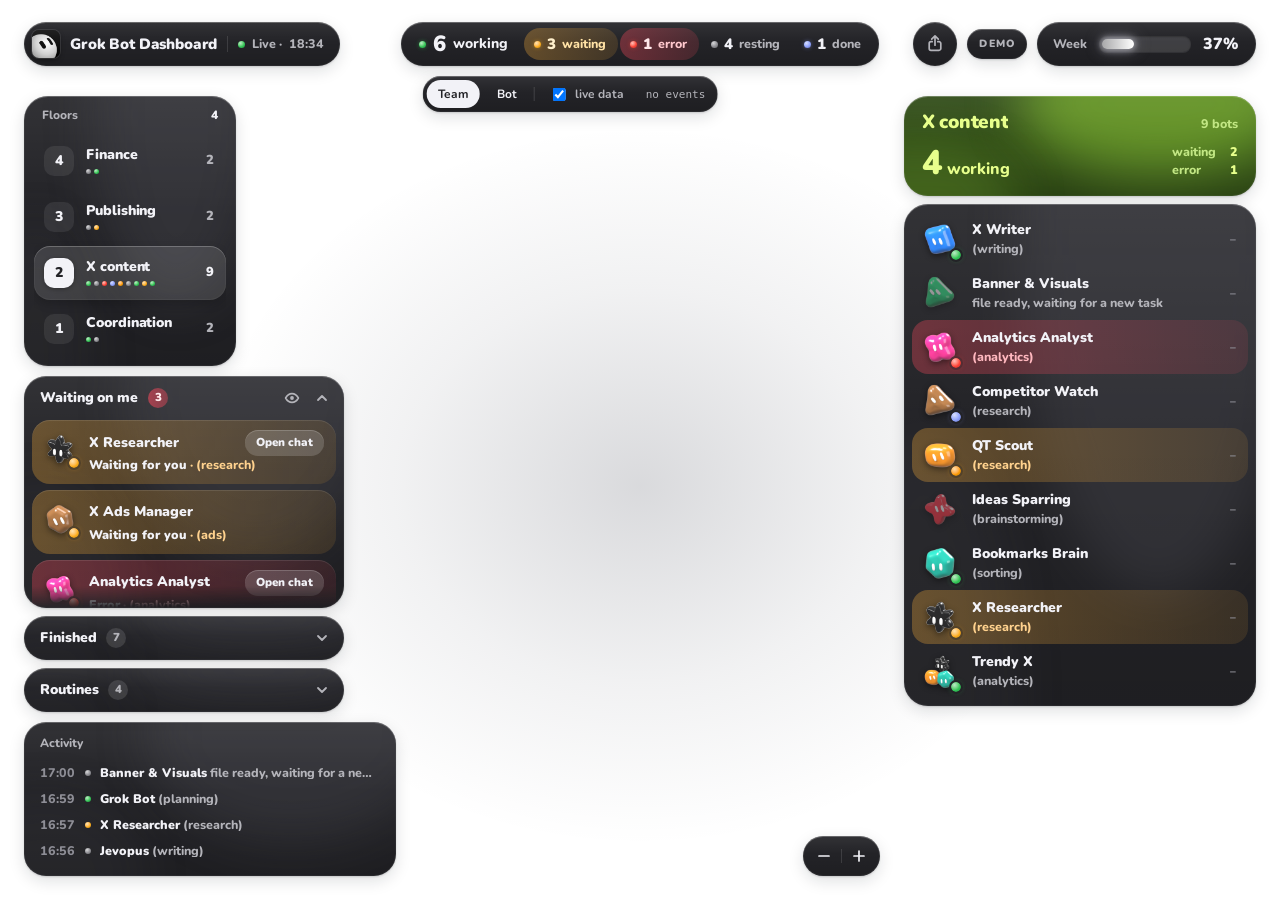
<file: web/ui/harness.html>
<!doctype html>
<html lang="en">
<head>
  <meta charset="utf-8">
  <meta name="viewport" content="width=device-width, initial-scale=1">
  <title>Bot HQ UI harness</title>
  <link rel="preconnect" href="https://fonts.googleapis.com">
  <link rel="preconnect" href="https://fonts.gstatic.com" crossorigin>
  <link href="https://fonts.googleapis.com/css2?family=Inter:wght@400..700&display=swap" rel="stylesheet">
  <link href="https://fonts.googleapis.com/css2?family=Nunito:wght@700;800;900&display=swap" rel="stylesheet">
  <link rel="stylesheet" href="../styles.css">
  <link rel="stylesheet" href="./ui.css">
  <style>
    /*
     * The UI over a stand-in for the 3D office (the real scene is edited elsewhere), with a fake state injected.
     * Test URLs:
     *   ?bg=white (default: a white page, soft dark aura) | scene (the real office, wallpaper mode, in an iframe) | dark
     *   ?sel=<bot id>|none   ?floor=<floor id>   ?live=0 (freeze data)   ?shot (hide the dev bar)
     *   ?open=all|none|waiting,finished,routines   (dock cards)   ?blur=1 (the eye on)
     *   ?fin=0 / ?routines=0 (drop those fields, as in the local-server mode; =empty gives empty lists)   ?calm=1 (nobody waits)   ?usage=0 (no usage report, as in bots-only mode)
     */
    html, body { background: #fff; }
    #scene { background: none; cursor: default; }
    #scene .plate { position: absolute; inset: 0; }
    body[data-bg="white"] #scene .plate {
      background:
        radial-gradient(34% 40% at 50% 54%, rgba(20, 24, 40, .16), rgba(20, 24, 40, .06) 55%, transparent 100%),
        #fff;
    }
    body[data-bg="dark"] #scene .plate { background: radial-gradient(70% 70% at 42% 38%, #1B2240, #10162B 55%, #080B18); }
    #scene iframe { position: absolute; inset: 0; width: 100%; height: 100%; border: 0; }
    .dev {
      position: fixed; z-index: 30; left: 50%; top: 76px; transform: translateX(-50%) translateX(-70px);
      display: flex; gap: 6px; align-items: center; padding: 4px; border-radius: 999px;
      font: 700 12px/1 "Nunito", system-ui, sans-serif; color: #B4B4BA;
    }
    .dev button { font: inherit; color: #F2F2F7; background: none; border: 0; height: 28px; padding: 0 11px; border-radius: 999px; cursor: pointer; }
    .dev button:hover { background: rgba(255, 255, 255, .1); }
    .dev button[aria-pressed="true"] { background: #F2F2F7; color: #232327; }
    .dev .sep { width: 1px; height: 14px; background: rgba(255, 255, 255, .14); }
    .dev label { display: inline-flex; gap: 6px; align-items: center; padding: 0 8px; cursor: pointer; }
    .dev code { font: 11px ui-monospace, Menlo, Consolas, monospace; padding: 0 8px; max-width: 240px; overflow: hidden; text-overflow: ellipsis; white-space: nowrap; }
    body.shot .dev { display: none; }
  </style>
</head>
<body>
  <main id="scene" aria-label="Office"><div class="plate"></div></main>
  <header id="topbar"></header>
  <nav id="floors"></nav>
  <aside id="panel"></aside>
  <section id="feed"></section>

  <div class="dev bhq-surface" role="toolbar" aria-label="Test bench">
    <button type="button" data-sel="none">Team</button>
    <button type="button" data-sel="x-writer">Bot</button>
    <span class="sep"></span>
    <label><input type="checkbox" id="live"> live data</label>
    <code id="log">no events</code>
  </div>

  <script type="module">
    import { initUI, renderUI } from './ui.js';

    const q = new URLSearchParams(location.search);
    const $log = document.getElementById('log');
    const log = (m) => { $log.textContent = m; };
    if (q.has('shot')) document.body.classList.add('shot');

    // ?still: no transitions or entrance animations, so a screenshot never catches a card mid-move
    if (q.has('still')) { const st = document.createElement('style'); st.textContent = '*,*::before,*::after{transition:none!important;animation-duration:0s!important;animation-delay:0s!important}'; document.head.append(st); }
    const bg = q.get('bg') || 'white';
    document.body.dataset.bg = bg;
    if (bg === 'scene') {
      const f = document.createElement('iframe');
      f.src = '../index.html?mode=wallpaper';
      f.addEventListener('load', () => { try { const st = f.contentDocument.createElement('style'); st.textContent = '.wp-status{display:none!important}'; f.contentDocument.head.append(st); } catch {} });
      document.querySelector('#scene .plate').append(f);
    }

    // --- data
    const STEPS = {
      working: ['writing a post draft', 'collecting data', 'checking sources', 'drawing banner, option 2', 'counting reach of 40 posts', 'sorting new bookmarks', 'matching monthly spend'],
      idle: ['file ready, waiting for a new task', 'stopped, nothing running', 'Friday storm is ready'],
      waiting_user: ['waiting for your reply: which thread?', 'need an ok on the $40 budget', 'need a choice: option A or B'],
      error: ['X limit 429, retry in 15 min', 'page did not open, timeout'],
      done: ['report ready', 'note published'],
    };
    const MIX = ['working', 'working', 'working', 'working', 'idle', 'idle', 'waiting_user', 'error', 'done', 'stuck'];
    const pick = (a) => a[Math.floor(Math.random() * a.length)];

    const res = await fetch('../data/demo-state.json');
    const state = await res.json();
    for (const id of ['x-writer', 'grok-bot', 'codila-x-researcher', 'analytics-analyst', 'trendy-x']) state.bots[id].chat_url = 'grokbot://app/v1/agent?id=' + id;

    // the fields the bots-only mode adds: finished (last 24 h, newest first) and routines (by next run)
    const T0 = Date.parse(state.now);
    const ago = (m) => new Date(T0 - m * 60000).toISOString();
    const inn = (m) => new Date(T0 + m * 60000).toISOString();
    const nm = (id) => state.bots[id].name;
    if (q.get('fin') !== '0') {
      state.finished = [
        ['qt-scout', 'found 6 posts to quote', 4], ['banner-visuals', '3 covers ready for the series', 12],
        ['bookmarks-brain', 'digest of 40 bookmarks sent', 37], ['substack', 'Friday issue assembled', 95],
        ['warren-buffett', 'quarterly notes summarised', 210], ['grok-bot', 'R4: weekly summary posted', 480], ['jevopus', 'reply draft approved', 900],
      ].map(([bot, step, m]) => ({ t: ago(m), bot, name: nm(bot), step }));
    }
    if (q.get('routines') !== '0') {
      state.routines = [
        ['x-writer', 'Morning thread draft', 'every day 09:00', 14], ['competitor-watch', 'Competitor scan', 'every 2 h', 95],
        ['analytics-analyst', 'Weekly reach report', 'Mondays 08:00', 60 * 20], ['bookmarks-brain', 'Bookmarks digest', 'Fridays 18:00', 60 * 30],
      ].map(([bot, routine, schedule, m]) => ({ bot, name: nm(bot), routine, schedule, next_run: inn(m) }));
    }
    if (q.get('fin') === 'empty') state.finished = [];
    if (q.get('routines') === 'empty') state.routines = [];
    if (q.has('calm')) for (const b of Object.values(state.bots)) { if (['waiting_user', 'error', 'stuck'].includes(b.effective_status)) { b.status = b.effective_status = 'working'; } }
    if (q.get('usage') === '0') state.usage.total_used_pct = null;
    if (q.has('pct')) state.usage.total_used_pct = Number(q.get('pct'));

    const ctx = { currentFloor: q.get('floor') || 'x-content', selectedBot: q.get('sel') || null };
    if (ctx.selectedBot === 'none') ctx.selectedBot = null;
    const render = () => renderUI(state, ctx);
    const syncDev = () => document.querySelectorAll('[data-sel]').forEach((b) => b.setAttribute('aria-pressed', String((b.dataset.sel === 'none') === !ctx.selectedBot)));

    // dock cards: ?open=all | none | a comma list (set before initUI reads localStorage)
    if (q.has('open')) {
      const v = q.get('open');
      const keys = ['waiting', 'finished', 'routines'];
      const on = v === 'all' ? keys : v === 'none' ? [] : v.split(',');
      try { localStorage.setItem('bothq.dock', JSON.stringify(Object.fromEntries(keys.map((k) => [k, on.includes(k)])))); } catch {}
    }
    if (q.has('blur')) { try { localStorage.setItem('bothq.waitBlur', q.get('blur') === '1' ? '1' : '0'); } catch {} }

    initUI({
      onSelectBot: (id) => { ctx.selectedBot = id; log('onSelectBot(' + id + ')'); syncDev(); render(); },
      onSelectFloor: (id) => { ctx.currentFloor = id; ctx.selectedBot = null; log('onSelectFloor(' + id + ')'); syncDev(); render(); },
      onZoom: (dir) => log('onZoom(' + dir + ')'),
      onOpenChat: (id, url) => log('onOpenChat(' + id + ', ' + url + ')'),
    });
    document.querySelectorAll('[data-sel]').forEach((b) => b.addEventListener('click', () => {
      ctx.selectedBot = b.dataset.sel === 'none' ? null : b.dataset.sel;
      if (ctx.selectedBot) ctx.currentFloor = state.bots[ctx.selectedBot].floor;
      syncDev(); render();
    }));
    syncDev();
    render();

    const base = Date.parse(state.now);
    const t0 = Date.now();
    let tick = 0;

    function recount() {
      const sum = { working: 0, idle: 0, waiting_user: 0, error: 0, stuck: 0, done: 0, total: 0 };
      for (const f of state.floors) {
        f.counts = { working: 0, idle: 0, waiting_user: 0, error: 0, stuck: 0, done: 0 };
        for (const id of f.bots) {
          const s = state.bots[id].effective_status;
          f.counts[s]++; sum[s]++; sum.total++;
        }
      }
      state.summary = sum;
    }

    function mutate() {
      tick++;
      state.version++;
      state.now = new Date(base + (Date.now() - t0)).toISOString();
      const id = pick(Object.keys(state.bots));
      const bot = state.bots[id];
      const kind = pick(MIX);
      const status = kind === 'stuck' ? 'working' : kind;
      const step = pick(STEPS[status]);
      if (bot.effective_status !== kind) bot.since = state.now;
      bot.status = status;
      bot.effective_status = kind;
      bot.step = step;
      bot.last_event = state.now;
      bot.today.events++;
      bot.history.unshift({ t: state.now, status, step });
      bot.history.length = Math.min(bot.history.length, 20);
      state.feed.unshift({ t: state.now, bot: id, name: bot.name, status, step });
      state.feed.length = Math.min(state.feed.length, 100);
      if (state.usage.total_used_pct != null && tick % 20 === 0) { state.usage.total_used_pct = Math.min(100, state.usage.total_used_pct + 1); state.usage.updated_at = state.now; }
      recount();
    }

    const live = document.getElementById('live');
    live.checked = q.get('live') !== '0';
    setInterval(() => {
      if (live.checked) mutate();
      render();
    }, 1000);

    window.__harness = { state, ctx, mutate, render };
  </script>
</body>
</html>
</file>
<file: web/styles.css>
/*
 * Bot HQ: global tokens + page layout (CONTRACT v2.3, full-bleed scene with glass overlays).
 * Component styles live in ui/ui.css, in-scene tags and the canvas in scene/scene.css.
 *
 * Theme: the scene module publishes <html data-daylight="day|golden|dusk|night|dawn"> and the CSS
 * variable --night (0 = full day, 1 = full night, float). The UI flips between light and dark glass when
 * --night crosses 0.5: --theme steps 0 -> 1 and eases over 1 s, and every colour token below is a
 * colour-mix() between its day and night value driven by --theme. (Blending text and glass continuously
 * with --night would pass through grey-on-grey around dusk, so the UI never rests in between.)
 */

@property --night { syntax: "<number>"; inherits: true; initial-value: 0; }
@property --theme { syntax: "<number>"; inherits: true; initial-value: 0; }

:root {
  --night: 0;
  --theme: 0;
  --n: calc(var(--theme) * 100%);

  /* text */
  --ink: color-mix(in srgb, #F5F5F7 var(--n), #1D1D1F);
  --muted: color-mix(in srgb, #AEAEB2 var(--n), #6E6E73);
  --faint: #8E8E93;
  --hair: color-mix(in srgb, rgba(255, 255, 255, .10) var(--n), rgba(0, 0, 0, .07));

  /* glass */
  --glass: color-mix(in srgb, rgba(28, 28, 30, .62) var(--n), rgba(255, 255, 255, .64));
  --glass-strong: color-mix(in srgb, rgba(28, 28, 30, .78) var(--n), rgba(255, 255, 255, .78));
  --glass-edge: color-mix(in srgb, rgba(255, 255, 255, .10) var(--n), rgba(255, 255, 255, .75));
  --glass-hi: color-mix(in srgb, rgba(255, 255, 255, .07) var(--n), rgba(255, 255, 255, .8));
  --glass-shadow: color-mix(in srgb, rgba(0, 0, 0, .38) var(--n), rgba(17, 24, 39, .08));
  --glass-blur: blur(28px) saturate(180%);

  /* quiet surfaces on top of glass */
  --tile: color-mix(in srgb, rgba(255, 255, 255, .08) var(--n), rgba(0, 0, 0, .05));
  --tile-soft: color-mix(in srgb, rgba(255, 255, 255, .06) var(--n), rgba(0, 0, 0, .035));
  --track: color-mix(in srgb, rgba(255, 255, 255, .14) var(--n), rgba(0, 0, 0, .08));
  --ava-bg: color-mix(in srgb, #D4D7E0 var(--n), #F2F2F4); /* stays light at night so dark blobs remain visible */
  --row-hover: color-mix(in srgb, rgba(255, 255, 255, .07) var(--n), rgba(0, 0, 0, .04));

  /* primary button / active floor pill: black by day, near-white at night */
  --btn-bg: color-mix(in srgb, #F5F5F7 var(--n), #1D1D1F);
  --btn-fg: color-mix(in srgb, #1D1D1F var(--n), #FFFFFF);
  --on-btn-tile: color-mix(in srgb, rgba(0, 0, 0, .08) var(--n), rgba(255, 255, 255, .14));
  --on-btn-muted: color-mix(in srgb, rgba(0, 0, 0, .5) var(--n), rgba(255, 255, 255, .6));
  --on-btn-idle: color-mix(in srgb, rgba(0, 0, 0, .22) var(--n), rgba(255, 255, 255, .35));

  /* status colours (Apple system, CONTRACT v2.3) */
  --working: #34C759; --waiting: #FF9F0A; --error: #FF3B30;
  --stuck: #FF9500; --done: #0A84FF; --idle: #A1A1A6;

  /* readable status text on a tinted chip (darker by day, lighter at night) */
  --ink-working: color-mix(in srgb, #5FD87D var(--n), #1F7A37);
  --ink-waiting: color-mix(in srgb, #FFB445 var(--n), #9A5B00);
  --ink-error: color-mix(in srgb, #FF8077 var(--n), #C4271D);
  --ink-stuck: color-mix(in srgb, #FFAA4D var(--n), #A85A00);
  --ink-done: color-mix(in srgb, #64AEFF var(--n), #0A5FBF);
  --ink-idle: color-mix(in srgb, #AEAEB2 var(--n), #6E6E73);
  --alert-bg: color-mix(in srgb, rgba(255, 159, 10, .20) var(--n), rgba(255, 159, 10, .12));
  --alert-ink: color-mix(in srgb, #FFC266 var(--n), #9A5B00);
  --alert-strong: color-mix(in srgb, #FFD590 var(--n), #7A4600);

  /* page + scene backdrop */
  --bg-0: color-mix(in srgb, #1B2240 var(--n), #FFFFFF);
  --bg-1: color-mix(in srgb, #10162B var(--n), #F3F4F6);
  --bg-2: color-mix(in srgb, #080B18 var(--n), #E7E9ED);

  /* layout */
  --gutter: 24px;
  --top: 22px;
  --below-top: 96px;
  --floors-w: 212px;
  --panel-w: 352px;
  --radius-lg: 22px;
  --radius-md: 16px;
  --font: "Inter", system-ui, -apple-system, "Segoe UI", Roboto, sans-serif;
}

/* ui.js adds .bhq-ready after the first paint, so the first theme is applied without a fade. */
:root.bhq-ready { transition: --theme 1s cubic-bezier(.4, 0, .2, 1); }

/* --theme follows --night, snapped to 0 or 1 (round() needs Chrome 125 / Safari 15.4 / Firefox 118). */
@supports (width: round(1.5px, 1px)) {
  :root { --theme: round(var(--night), 1); }
}
/* Older engines: the attribute set by the scene decides. */
@supports not (width: round(1.5px, 1px)) {
  :root[data-daylight="dawn"], :root[data-daylight="dusk"], :root[data-daylight="night"] { --theme: 1; }
  :root[data-daylight="dawn"] { --theme: 0; }
}

/* white studio backdrop (scene/studio.js): the ground is white at every hour, so the UI stays on light glass */
:root[data-sky="studio"] { --theme: 0; }

@media (prefers-reduced-motion: reduce) {
  :root.bhq-ready { transition: none; }
}

/* Solid panels when the OS asks for less transparency. */
@media (prefers-reduced-transparency: reduce) {
  :root {
    --glass: color-mix(in srgb, #1C1C1E var(--n), #F5F5F7);
    --glass-strong: color-mix(in srgb, #1C1C1E var(--n), #F5F5F7);
    --glass-blur: none;
  }
}

/* No backdrop-filter support: make the glass more opaque so text stays readable over the scene. */
@supports not ((backdrop-filter: blur(1px)) or (-webkit-backdrop-filter: blur(1px))) {
  :root {
    --glass: color-mix(in srgb, rgba(28, 28, 30, .9) var(--n), rgba(255, 255, 255, .9));
    --glass-strong: color-mix(in srgb, rgba(28, 28, 30, .94) var(--n), rgba(255, 255, 255, .94));
    --glass-blur: none;
  }
}

* { box-sizing: border-box; }
html, body { margin: 0; height: 100%; }
body {
  background: radial-gradient(70% 70% at 42% 38%, var(--bg-0) 0%, var(--bg-1) 55%, var(--bg-2) 100%);
  color: var(--ink);
  font: 500 13px/1.4 var(--font);
  font-feature-settings: "cv11", "ss03";
  -webkit-font-smoothing: antialiased;
  overflow: hidden;
}

/* ---------- layout: the scene is the page, everything else floats on it ---------- */

#scene {
  position: fixed; inset: 0; z-index: 0;
  overflow: hidden;
  background: radial-gradient(70% 70% at 42% 38%, var(--bg-0) 0%, var(--bg-1) 55%, var(--bg-2) 100%);
  cursor: grab;
}
#scene:active { cursor: grabbing; }
#scene.is-hovering { cursor: pointer; }
#scene canvas { display: block; width: 100%; height: 100%; }
.hq-labels { position: absolute; inset: 0; pointer-events: none; }
.hq-loading {
  position: absolute; left: 50%; top: 50%; transform: translate(-50%, -50%);
  font-size: 13px; color: var(--muted); letter-spacing: .02em;
}
.feed-status {
  position: fixed; z-index: 25; left: 50%; bottom: 14px; transform: translateX(-50%);
  padding: 4px 10px; border-radius: 999px; pointer-events: none;
  font: 600 11px/1.3 var(--font, system-ui, sans-serif); letter-spacing: .01em;
  color: #F5F5F7; background: rgba(28, 28, 30, .55);
}

/* Overlay containers never block the scene; only the panels inside them take pointer events. */
#topbar {
  position: fixed; z-index: 20; top: var(--top); left: var(--gutter); right: var(--gutter);
  display: grid; grid-template-columns: 1fr auto 1fr; align-items: start; gap: 16px;
  pointer-events: none;
}
#floors {
  position: fixed; z-index: 20; left: var(--gutter); top: var(--below-top);
  width: var(--floors-w); max-height: calc(100vh - var(--below-top) - 210px);
}
#panel {
  position: fixed; z-index: 20; right: var(--gutter); top: var(--below-top);
  width: min(var(--panel-w), calc(100vw - 2 * var(--gutter)));
  max-height: calc(100vh - var(--below-top) - var(--gutter));
  display: flex; flex-direction: column; pointer-events: none;
}
#feed {
  position: fixed; z-index: 20; left: var(--gutter); bottom: var(--gutter);
  width: min(372px, calc(100vw - 2 * var(--gutter)));
}

@media (max-width: 1100px) {
  #feed { display: none; }
}

/* ---------- wallpaper mode (?mode=wallpaper, app.js adds html.wallpaper; status line = web/wallpaper.js) ----------
   The office alone: no panels (they are never built), no pointer cursor games, no in-scene tags unless &tags=1,
   and no always-on CSS animation, so the page only draws what the 30 fps render loop asks for. */

html.wallpaper, html.wallpaper * { cursor: default !important; -webkit-user-select: none; user-select: none; }
html.wallpaper .hq-labels { display: none; }
html.wallpaper.wp-tags .hq-labels { display: block; }

.wp-status {
  position: fixed; z-index: 20; top: 24px; right: 28px;
  display: flex; align-items: center; gap: 0; max-width: calc(100vw - 56px);
  padding: 9px 16px 9px 13px; border-radius: 999px;
  font: 500 14px/1 var(--font); letter-spacing: -.003em; white-space: nowrap;
  color: var(--muted);
  background: var(--glass); border: 1px solid var(--glass-edge);
  -webkit-backdrop-filter: var(--glass-blur); backdrop-filter: var(--glass-blur);
  box-shadow: 0 1px 1px rgba(0, 0, 0, .05), 0 8px 24px var(--glass-shadow);
  pointer-events: none;
}
.wp-status[hidden], .wp-seg[hidden] { display: none; }
.wp-seg { display: inline-flex; align-items: center; gap: 0; }
/* a dot between two visible segments */
.wp-seg:not([hidden]) ~ .wp-seg:not([hidden])::before {
  content: ""; width: 3px; height: 3px; margin: 0 10px; border-radius: 50%; background: currentColor; opacity: .45;
}
.wp-dot { width: 7px; height: 7px; margin-right: 8px; border-radius: 50%; background: var(--idle); flex: none; }
.wp-num { font-weight: 650; font-variant-numeric: tabular-nums; color: var(--ink); margin-right: 0; }
.wp-seg > span { margin-left: .3em; }
.wp-working .wp-dot { background: var(--working); box-shadow: 0 0 0 3px color-mix(in srgb, var(--working) 22%, transparent); }
.wp-attention { color: var(--alert-ink); }
.wp-attention .wp-num { color: var(--alert-strong); }
.wp-attention .wp-dot { background: var(--waiting); box-shadow: 0 0 0 3px color-mix(in srgb, var(--waiting) 24%, transparent); }
.wp-error { color: var(--ink-error); }
.wp-error .wp-num { color: var(--ink-error); }
.wp-error .wp-dot { background: var(--error); box-shadow: 0 0 0 3px color-mix(in srgb, var(--error) 22%, transparent); }
.wp-rest { color: var(--muted); }

@media (prefers-reduced-transparency: reduce) {
  .wp-status { -webkit-backdrop-filter: none; backdrop-filter: none; }
}
</file>
<file: web/ui/ui.css>
/*
 * Bot HQ UI: the live cards of the wallpaper (web/face/face.css), rebuilt as office overlays. Pair with ui.js.
 *
 * One family with the wallpaper: graphite cards lit from above (a light top edge), a slow light drifting inside,
 * a status colour only where a status is meant (working green, waiting amber, error red, done indigo), bold rounded
 * type (Nunito, or SF Pro Rounded where it exists), one big number per card, small 3D bot avatars with a lit status
 * orb, a glowing usage slider, spring motion.
 *
 * The office is white now, so the shadows are softer and shorter than on the dark wallpaper, and nothing here depends
 * on the day/night glass tokens of web/styles.css: the cards are graphite at every hour (only --gutter and --panel-w
 * are read from there, each with a fallback; the container positions stay in styles.css).
 * Fonts are NOT imported here: the page links Nunito 700..900 from Google Fonts.
 * Every class is prefixed "bhq-".
 */

:root {
  --bhq-ease: cubic-bezier(.22, 1, .36, 1);
  --bhq-sheet: cubic-bezier(.32, .72, 0, 1);
  --bhq-spring: cubic-bezier(.2, 1.2, .3, 1);
  --bhq-round: ui-rounded, "SF Pro Rounded", "Nunito", system-ui, -apple-system, "Segoe UI", sans-serif;
}

/* ---------- scoped resets ---------- */

:where(#topbar, #floors, #panel, #feed, .bhq-zoom, .bhq-dock, .bhq-sheet) {
  font: 800 12.5px/1.3 var(--bhq-round);
  color: #F2F2F7;
  -webkit-font-smoothing: antialiased;
}
:where(#topbar, #floors, #panel, #feed, .bhq-zoom, .bhq-dock, .bhq-sheet) *,
:where(#topbar, #floors, #panel, #feed, .bhq-zoom, .bhq-dock, .bhq-sheet) *::before,
:where(#topbar, #floors, #panel, #feed, .bhq-zoom, .bhq-dock, .bhq-sheet) *::after { box-sizing: border-box; }
:where(#topbar, #floors, #panel, #feed, .bhq-zoom, .bhq-dock, .bhq-sheet) button {
  font: inherit; color: inherit; background: none; border: 0; padding: 0; margin: 0;
  cursor: pointer; text-align: inherit; -webkit-tap-highlight-color: transparent;
}
:where(#topbar, #floors, #panel, #feed, .bhq-zoom, .bhq-dock, .bhq-sheet) :is(h2, h6, p, ol, ul, b) { margin: 0; padding: 0; font: inherit; }
:where(#topbar, #floors, #panel, #feed, .bhq-zoom, .bhq-dock, .bhq-sheet) :is(ol, ul) { list-style: none; }
:where(#topbar, #floors, #panel, #feed, .bhq-zoom, .bhq-dock, .bhq-sheet) [hidden] { display: none !important; }
:where(#topbar, #floors, #panel, #feed, .bhq-zoom, .bhq-dock, .bhq-sheet) :focus-visible { outline: 2px solid #7DB7FF; outline-offset: 2px; }
:where(#topbar, #floors, #panel, #feed, .bhq-zoom, .bhq-dock, .bhq-sheet) button:disabled { cursor: not-allowed; }
:where(#topbar, #floors, #panel, #feed, .bhq-zoom, .bhq-dock, .bhq-sheet) :is(.bhq-members, .bhq-card-body, .bhq-dbody-in) {
  scrollbar-width: thin; scrollbar-color: rgba(255, 255, 255, .18) transparent;
}

/* scroll edge effect (ui.js sets data-fade and the two lengths while a scroller has more to show) */
.bhq-fade[data-fade] {
  -webkit-mask-image: linear-gradient(to bottom, transparent 0, #000 var(--fade-t, 0px), #000 calc(100% - var(--fade-b, 0px)), transparent 100%);
          mask-image: linear-gradient(to bottom, transparent 0, #000 var(--fade-t, 0px), #000 calc(100% - var(--fade-b, 0px)), transparent 100%);
}

/* status hook: any element with data-s gets --s, the colour of its status (a dot, an orb, a tint) */
:where(#topbar, #floors, #panel, #feed, .bhq-dock, .bhq-sheet) [data-s="working"] { --s: #34C759; }
:where(#topbar, #floors, #panel, #feed, .bhq-dock, .bhq-sheet) [data-s="idle"] { --s: #8E8E93; }
:where(#topbar, #floors, #panel, #feed, .bhq-dock, .bhq-sheet) [data-s="waiting_user"] { --s: #FFB020; }
:where(#topbar, #floors, #panel, #feed, .bhq-dock, .bhq-sheet) [data-s="error"] { --s: #FF453A; }
:where(#topbar, #floors, #panel, #feed, .bhq-dock, .bhq-sheet) [data-s="stuck"] { --s: #FF9F0A; }
:where(#topbar, #floors, #panel, #feed, .bhq-dock, .bhq-sheet) [data-s="done"] { --s: #8FA2FF; }

.bhq-num { font-variant-numeric: tabular-nums; }

/* ====================================================================== the card
   Lit from above, a slow light inside, a short soft shadow (it sits on white, not on a dark sky). */

.bhq-surface {
  --base: #232327; --glow: #6E6E78; --hi: #F2F2F7; --mid: #B4B4BA; --dim: #8E8E96; --g1: .2; --g2: .09;
  position: relative; overflow: hidden; isolation: isolate;
  color: var(--hi);
  background: linear-gradient(180deg, rgba(255, 255, 255, .07), transparent 45%, rgba(0, 0, 0, .14)), var(--base);
  box-shadow:
    inset 0 1px 0 rgba(255, 255, 255, .22), inset 0 0 0 1px rgba(255, 255, 255, .05),
    0 5px 16px rgba(18, 22, 34, .13), 0 1px 2px rgba(18, 22, 34, .16);
  transition: background-color .8s ease;
  animation: bhq-in .7s var(--bhq-spring) backwards;
}
.bhq-surface[data-s="working"] { --base: #2F4A17; --glow: #9BDC3C; --hi: #E7FF8C; --mid: #C2E784; --dim: #A5C96E; --g1: .5; --g2: .22; }
.bhq-surface[data-s="waiting_user"], .bhq-surface[data-s="stuck"] { --base: #6E3F06; --glow: #FFB23A; --hi: #FFE2A6; --mid: #FFD28E; --dim: #E8B968; --g1: .5; --g2: .22; }
.bhq-surface[data-s="error"] { --base: #8C1620; --glow: #FF4A5E; --hi: #FFE1E4; --mid: #FFB8BF; --dim: #F0959F; --g1: .5; --g2: .22; }
.bhq-surface[data-s="done"] { --base: #3B3FB0; --glow: #8FA2FF; --hi: #EEF0FF; --mid: #CDD3FF; --dim: #A9B2F0; --g1: .5; --g2: .22; }

.bhq-glow::before, .bhq-glow::after {
  content: ""; position: absolute; z-index: -1; border-radius: 50%; pointer-events: none; filter: blur(26px);
}
.bhq-glow::before { width: 80%; height: 140%; left: 32%; top: -62%; background: var(--glow); opacity: var(--g1); animation: bhq-flow 9s ease-in-out infinite alternate; }
.bhq-glow::after { width: 55%; height: 110%; left: -22%; top: 45%; background: var(--glow); opacity: var(--g2); animation: bhq-flow2 11s ease-in-out infinite alternate; }
.bhq-glow--still::before, .bhq-glow--still::after { animation: none; }

/* ====================================================================== small parts */

.bhq-label { font: 800 12px/1.3 var(--bhq-round); color: var(--mid); letter-spacing: .01em; }
.bhq-label b { color: var(--hi); font-weight: 900; }
.bhq-note { padding: 8px 6px; color: var(--mid); font: 700 12.5px/1.4 var(--bhq-round); }

/* a lit status dot: tiny, a touch of its own light */
.bhq-dot {
  flex: none; width: 7px; height: 7px; border-radius: 50%;
  background: radial-gradient(circle at 35% 30%, color-mix(in srgb, var(--s, #8E8E93) 35%, #fff), var(--s, #8E8E93) 55%, color-mix(in srgb, var(--s, #8E8E93) 70%, #000));
  box-shadow: 0 0 4px color-mix(in srgb, var(--s, #8E8E93) 45%, transparent);
}
.bhq-dot[data-s="idle"], .bhq-dot:not([data-s]) { box-shadow: none; }
.bhq-sep { flex: none; width: 1px; height: 16px; background: rgba(255, 255, 255, .12); }

/* a 3D bot avatar (thumbnail), the status orb on its corner; resting bots are dimmed */
.bhq-ava { position: relative; flex: none; width: 40px; height: 40px; }
.bhq-ava--lg { width: 60px; height: 60px; }
.bhq-av { position: absolute; inset: 0; display: grid; place-items: center; }
.bhq-av-img {
  display: block; width: 100%; height: 100%; object-fit: contain;
  filter: drop-shadow(0 2px 3px rgba(0, 0, 0, .45));
  transition: transform .35s var(--bhq-spring), opacity .4s ease;
}
.bhq-ava.is-dark .bhq-av-img { filter: drop-shadow(0 0 .6px rgba(255, 255, 255, .75)) drop-shadow(0 2px 3px rgba(0, 0, 0, .45)); }
.bhq-av-fb {
  display: none; place-items: center; width: 82%; height: 82%; border-radius: 50%;
  background: var(--c, #8E8E93); color: var(--fg, #fff); font: 900 13px/1 var(--bhq-round); letter-spacing: -.02em;
  box-shadow: inset 0 1px 0 rgba(255, 255, 255, .3), 0 2px 4px rgba(0, 0, 0, .3);
}
.bhq-ava--lg .bhq-av-fb { font-size: 19px; }
.bhq-av.is-fb .bhq-av-img { display: none; }
.bhq-av.is-fb .bhq-av-fb { display: grid; }
.bhq-orb {
  position: absolute; right: -1px; bottom: -1px; width: 10px; height: 10px; border-radius: 50%;
  background: radial-gradient(circle at 35% 30%, color-mix(in srgb, var(--s, #8E8E93) 35%, #fff), var(--s, #8E8E93) 55%, color-mix(in srgb, var(--s, #8E8E93) 70%, #000));
  outline: 2px solid var(--base, #232327); box-shadow: 0 0 5px color-mix(in srgb, var(--s, #8E8E93) 50%, transparent);
}
.bhq-ava--lg .bhq-orb { width: 13px; height: 13px; right: 0; bottom: 1px; outline-width: 2.5px; }
.bhq-ava[data-s="idle"] .bhq-orb { display: none; }
.bhq-ava[data-s="idle"] .bhq-av-img { opacity: .5; }
.bhq-hero .bhq-ava[data-s="idle"] .bhq-av-img { opacity: .8; }

/* the glowing usage slider (the wallpaper's): a lit pill in an inset track; --gl is its light */
.bhq-slider {
  --p: 0; --gl: #8E8E9A; --fa: rgba(255, 255, 255, .55); --fb: #fff;
  position: relative; flex: 1; min-width: 0; height: 16px; border-radius: 999px;
  background: rgba(255, 255, 255, .13);
  box-shadow: inset 0 1px 2px rgba(0, 0, 0, .28), 0 1px 0 rgba(255, 255, 255, .08);
}
.bhq-slider i {
  position: absolute; left: 3px; top: 3px; bottom: 3px; display: block;
  width: max(10px, calc(var(--p) * (100% - 6px))); border-radius: 999px;
  background: linear-gradient(90deg, var(--fa), var(--fb));
  box-shadow: 0 0 7px 1px color-mix(in srgb, var(--gl) 75%, #fff), 0 0 16px 2px color-mix(in srgb, var(--gl) 40%, transparent);
  transition: width 1.4s var(--bhq-spring);
}
.bhq-slider[data-level="warn"] { --gl: #FFB23A; --fa: rgba(255, 226, 166, .6); --fb: #FFD28E; }
.bhq-slider[data-level="error"] { --gl: #FF4A5E; --fa: rgba(255, 184, 191, .6); --fb: #FFA0A9; }

/* ====================================================================== top bar */

.bhq-brand, .bhq-summary, .bhq-right > * { pointer-events: auto; }

.bhq-brand {
  justify-self: start; height: 44px; padding: 0 16px 0 8px; border-radius: 22px;
  display: flex; align-items: center; gap: 10px;
}
.bhq-mark { flex: none; display: block; width: 28px; height: 28px; border-radius: 7px; object-fit: cover; box-shadow: 0 0 0 1px rgba(255, 255, 255, .1), 0 2px 5px rgba(0, 0, 0, .35); }
.bhq-word { font: 900 15px/1 var(--bhq-round); letter-spacing: -.01em; }
.bhq-live { display: flex; align-items: center; gap: 7px; color: var(--mid); font: 800 12.5px/1 var(--bhq-round); white-space: nowrap; }
.bhq-live-dot { --s: #34C759; animation: bhq-live 2.6s ease-in-out infinite; }

.bhq-summary {
  --center-shift: -70px; /* centre between the floors card and the right card */
  justify-self: center; translate: var(--center-shift) 0;
  height: 44px; padding: 0 6px; border-radius: 22px;
  display: flex; align-items: center; gap: 2px;
}
.bhq-schip {
  display: flex; align-items: center; gap: 6px; height: 32px; padding: 0 12px 0 10px; border-radius: 16px;
  font: 800 12.5px/1 var(--bhq-round); color: var(--mid); white-space: nowrap;
  transition: background-color .4s var(--bhq-ease), color .4s var(--bhq-ease), opacity .4s var(--bhq-ease);
}
.bhq-schip b { font: 900 15px/1 var(--bhq-round); color: var(--hi); }
/* one big number: how many are working */
.bhq-schip--lead { gap: 7px; padding: 0 14px 0 12px; color: var(--hi); font-size: 14px; }
.bhq-schip--lead b { font-size: 22px; letter-spacing: -.02em; }
.bhq-schip.is-zero { opacity: .5; }
.bhq-schip.is-alert { opacity: 1; }
.bhq-schip.is-alert[data-s="waiting_user"] { background: linear-gradient(90deg, rgba(255, 178, 58, .3), rgba(255, 178, 58, .14)); color: #FFE2A6; }
.bhq-schip.is-alert[data-s="waiting_user"] b { color: #FFF0CC; }
.bhq-schip.is-alert[data-s="error"] { background: linear-gradient(90deg, rgba(255, 74, 94, .34), rgba(255, 74, 94, .16)); color: #FFC8CD; }
.bhq-schip.is-alert[data-s="error"] b { color: #FFE9EB; }

.bhq-right { justify-self: end; display: flex; align-items: center; gap: 10px; min-height: 44px; }
.bhq-usage {
  height: 44px; padding: 0 18px 0 16px; border-radius: 22px;
  display: flex; align-items: center; gap: 12px; color: var(--mid); font: 800 12.5px/1 var(--bhq-round); white-space: nowrap;
}
.bhq-usage .bhq-slider { flex: none; width: 92px; }
.bhq-usage-pct { font: 900 16px/1 var(--bhq-round); color: var(--hi); letter-spacing: -.01em; }
.bhq-usage[data-level="warn"] .bhq-usage-pct { color: #FFD28E; }
.bhq-usage[data-level="error"] .bhq-usage-pct { color: #FFA0A9; }
.bhq-demo {
  height: 30px; padding: 0 12px; border-radius: 15px; display: grid; place-items: center;
  font: 900 10.5px/1 var(--bhq-round); letter-spacing: .12em; color: var(--mid);
}

/* the speaker button (audio/sound.js) and its small menu: Music / Sounds */
.bhq-snd {
  flex: none; width: 44px; height: 44px; border-radius: 22px; display: grid; place-items: center;
  color: var(--hi); cursor: pointer; transition: color .2s, transform .3s var(--bhq-spring);
}
.bhq-snd:active { transform: scale(.9); }
.bhq-snd .bhq-snd-off, .bhq-snd.is-off .bhq-snd-on { display: none; }
.bhq-snd.is-off .bhq-snd-off { display: block; }
.bhq-snd.is-off { color: var(--dim); }
.bhq-snd-pop {
  position: fixed; z-index: 40; width: 196px; padding: 6px; border-radius: 18px;
  display: flex; flex-direction: column; gap: 2px;
}
.bhq-snd-pop[hidden] { display: none; }
.bhq-snd-pop .bhq-snd-row {
  appearance: none; border: 0; margin: 0; background: none; cursor: pointer; width: 100%; height: 40px;
  padding: 0 8px 0 12px; border-radius: 12px; display: flex; align-items: center; justify-content: space-between;
  color: var(--hi); font: 800 13px/1 var(--bhq-round); transition: background-color .15s;
}
.bhq-snd-pop .bhq-snd-row:hover { background: rgba(255, 255, 255, .08); }
.bhq-snd-pop .bhq-snd-row:focus-visible { outline: 2px solid #7DB7FF; outline-offset: 1px; }
.bhq-snd-sw { position: relative; width: 34px; height: 20px; border-radius: 10px; background: rgba(255, 255, 255, .18); transition: background-color .2s; }
.bhq-snd-sw::after {
  content: ''; position: absolute; top: 2px; left: 2px; width: 16px; height: 16px; border-radius: 50%;
  background: #fff; box-shadow: 0 1px 2px rgba(0, 0, 0, .3); transition: translate .28s var(--bhq-spring);
}
.bhq-snd-row[aria-checked="true"] .bhq-snd-sw { background: #34C759; }
.bhq-snd-row[aria-checked="true"] .bhq-snd-sw::after { translate: 14px 0; }
.bhq-phone .bhq-snd { width: 42px; height: 42px; border-radius: 21px; }

/* the share button (share/share.js opens its card under it) */
.bhq-share {
  flex: none; width: 44px; height: 44px; border-radius: 22px; display: grid; place-items: center;
  color: var(--hi); cursor: pointer; transition: transform .3s var(--bhq-spring);
}
.bhq-share svg { translate: 0 -1px; }
.bhq-share:active { transform: scale(.9); }
.bhq-phone .bhq-share { width: 42px; height: 42px; border-radius: 21px; }

/* ====================================================================== floors (elevator) */

#floors { padding: 12px 10px 10px; border-radius: 24px; display: flex; flex-direction: column; overflow: hidden; }
.bhq-fhead { flex: none; display: flex; align-items: baseline; justify-content: space-between; padding: 0 8px 10px; color: var(--mid); font: 800 12px/1.3 var(--bhq-round); }
.bhq-fhead b { color: var(--hi); font-weight: 900; }
.bhq-fscroll { min-height: 0; overflow-y: auto; scrollbar-width: none; }
.bhq-fscroll::-webkit-scrollbar { display: none; }

.bhq-shaft { position: relative; display: flex; flex-direction: column; gap: 2px; }
.bhq-car {
  position: absolute; left: 0; right: 0; top: 0; height: 54px; opacity: 0; pointer-events: none; border-radius: 16px;
  background: rgba(255, 255, 255, .12);
  box-shadow: inset 0 1px 0 rgba(255, 255, 255, .2), inset 0 0 0 1px rgba(255, 255, 255, .04), 0 4px 10px rgba(0, 0, 0, .18);
}
.bhq-shaft.is-ready .bhq-car { transition: transform .55s var(--bhq-spring), height .5s var(--bhq-sheet), opacity .25s; }

.bhq-floor {
  position: relative; z-index: 1; width: 100%; min-height: 54px; padding: 8px 12px 8px 10px; border-radius: 16px;
  display: flex; align-items: center; gap: 12px; color: var(--mid);
  transition: color .3s var(--bhq-ease), background-color .2s, transform .3s var(--bhq-spring);
}
.bhq-floor:hover:not([aria-current="true"]) { background: rgba(255, 255, 255, .06); }
.bhq-floor:active { transform: scale(.975); }
.bhq-fnum {
  flex: none; width: 30px; height: 30px; border-radius: 10px; background: rgba(255, 255, 255, .08);
  display: grid; place-items: center; font: 900 14px/1 var(--bhq-round); color: var(--hi);
  transition: background-color .3s, color .3s;
}
.bhq-ftext { flex: 1; min-width: 0; }
.bhq-fname { display: block; font: 900 14px/1.2 var(--bhq-round); letter-spacing: -.005em; color: var(--hi); white-space: nowrap; overflow: hidden; text-overflow: ellipsis; }
.bhq-fdots { display: flex; flex-wrap: wrap; gap: 3px; margin-top: 5px; }
.bhq-fdots .bhq-dot { width: 5px; height: 5px; box-shadow: none; }
.bhq-fcount { flex: none; font: 900 13px/1 var(--bhq-round); color: var(--mid); transition: color .3s; }

.bhq-floor[aria-current="true"] .bhq-fnum { background: #F2F2F7; color: #232327; box-shadow: 0 1px 4px rgba(0, 0, 0, .3); }
.bhq-floor[aria-current="true"] .bhq-fcount { color: var(--hi); }

/* ====================================================================== right: floor team */

.bhq-team, .bhq-card { min-height: 0; display: flex; flex-direction: column; gap: 8px; pointer-events: none; }
.bhq-team > *, .bhq-card > * { pointer-events: auto; }

/* the team card (the wallpaper's): the floor, one big number, the two counts that matter */
.bhq-thead { flex: none; padding: 16px 18px 16px; border-radius: 24px; }
.bhq-ttop { display: flex; align-items: baseline; justify-content: space-between; gap: 12px; }
.bhq-h2 { font: 900 19px/1.15 var(--bhq-round); letter-spacing: -.015em; outline: none; min-width: 0; overflow: hidden; text-overflow: ellipsis; white-space: nowrap; }
.bhq-tsub { flex: none; color: var(--mid); font: 800 12.5px/1 var(--bhq-round); }
.bhq-tbot { display: flex; align-items: flex-end; justify-content: space-between; gap: 14px; margin-top: 10px; }
.bhq-tbig { display: flex; align-items: baseline; gap: 6px; }
.bhq-tbig b { font: 900 34px/1 var(--bhq-round); letter-spacing: -.02em; }
.bhq-tbig span { font: 800 16px/1 var(--bhq-round); }
.bhq-tcounts { display: grid; gap: 2px; padding-bottom: 2px; font: 800 12.5px/1.3 var(--bhq-round); }
.bhq-tcounts span { display: flex; justify-content: space-between; gap: 14px; transition: opacity .4s ease; }
.bhq-tcounts em { font-style: normal; color: var(--mid); }
.bhq-tcounts b { font-weight: 900; }
.bhq-tcounts .is-zero { opacity: .5; }

.bhq-tcard { min-height: 0; flex: 0 1 auto; padding: 8px; border-radius: 24px; display: flex; flex-direction: column; }
.bhq-members { min-height: 0; overflow-y: auto; }

.bhq-member {
  position: relative; display: flex; align-items: center; gap: 12px; width: 100%; padding: 7px 12px 7px 8px; border-radius: 16px;
  transition: background-color .25s, filter .25s, transform .3s var(--bhq-spring);
}
.bhq-member:hover { background: rgba(255, 255, 255, .07); }
.bhq-member:active { transform: scale(.985); }
.bhq-member:hover .bhq-av-img { transform: translateY(-2px) scale(1.1); }
.bhq-mtext { flex: 1; min-width: 0; display: block; }
.bhq-mname { display: block; font: 900 14px/1.2 var(--bhq-round); color: var(--hi); white-space: nowrap; overflow: hidden; text-overflow: ellipsis; }
.bhq-mstep { display: block; margin-top: 2px; color: var(--mid); font: 800 12.5px/1.3 var(--bhq-round); white-space: nowrap; overflow: hidden; text-overflow: ellipsis; }
/* whoever needs the user is lit in the colour of what they need (the wallpaper's "needs you" cards, in a row) */
.bhq-member[data-s="waiting_user"], .bhq-member[data-s="stuck"] { --base: #51412B; background: linear-gradient(90deg, rgba(255, 178, 58, .3), rgba(255, 178, 58, .11)); }
.bhq-member[data-s="error"] { --base: #532D34; background: linear-gradient(90deg, rgba(255, 74, 94, .32), rgba(255, 74, 94, .11)); }
.bhq-member[data-s="waiting_user"] .bhq-mstep, .bhq-member[data-s="stuck"] .bhq-mstep { color: #FFD28E; }
.bhq-member[data-s="error"] .bhq-mstep { color: #FFB8BF; }
.bhq-member:is([data-s="waiting_user"], [data-s="stuck"], [data-s="error"]):hover { filter: brightness(1.14); }

/* ====================================================================== right: bot card */

.bhq-cgrab { display: none; } /* phones: the grabber of the bot sheet */

/* the hero: tinted by the bot's status, like a live-activity card */
.bhq-hero { flex: none; padding: 16px 18px 18px; border-radius: 24px; }
.bhq-close {
  position: absolute; z-index: 2; top: 12px; right: 12px; width: 28px; height: 28px; border-radius: 50%;
  display: grid; place-items: center; color: var(--hi); background: rgba(255, 255, 255, .13);
  box-shadow: inset 0 1px 0 rgba(255, 255, 255, .16);
  transition: background-color .2s, transform .3s var(--bhq-spring);
}
.bhq-close:hover { background: rgba(255, 255, 255, .24); }
.bhq-close:active { transform: scale(.9); }
.bhq-head { display: flex; gap: 14px; align-items: center; }
.bhq-head-text { min-width: 0; padding-right: 26px; }
.bhq-hero .bhq-h2 { font-size: 21px; white-space: normal; overflow: visible; }
.bhq-sub { margin-top: 3px; color: var(--mid); font: 800 12.5px/1.3 var(--bhq-round); }
.bhq-status {
  display: inline-flex; align-items: center; gap: 7px; margin-top: 14px; height: 26px; padding: 0 12px 0 10px; border-radius: 999px;
  background: rgba(255, 255, 255, .14); box-shadow: inset 0 1px 0 rgba(255, 255, 255, .16);
  color: var(--hi); font: 800 12px/1 var(--bhq-round); font-variant-numeric: tabular-nums; white-space: nowrap;
}
.bhq-status .bhq-dot { box-shadow: 0 0 4px color-mix(in srgb, var(--s) 60%, transparent); }
.bhq-now { margin-top: 12px; color: var(--hi); font: 900 16px/1.3 var(--bhq-round); letter-spacing: -.005em; overflow-wrap: anywhere; }

/* the details: graphite, scrolls inside, the chat button stays at the foot */
.bhq-more { min-height: 0; flex: 0 1 auto; border-radius: 24px; display: flex; flex-direction: column; }
.bhq-card-body { min-height: 0; padding: 16px 18px 4px; overflow-y: auto; }
.bhq-card-foot { flex: none; padding: 10px 18px 18px; }
.bhq-block { margin-bottom: 14px; }
.bhq-block .bhq-label { margin-bottom: 4px; }
.bhq-task { color: var(--hi); font: 800 13.5px/1.35 var(--bhq-round); overflow-wrap: anywhere; }

.bhq-stats { display: grid; grid-template-columns: repeat(3, 1fr); gap: 8px; }
.bhq-stat { min-width: 0; padding: 10px 12px 11px; border-radius: 16px; background: rgba(255, 255, 255, .06); box-shadow: inset 0 1px 0 rgba(255, 255, 255, .08); }
.bhq-stat b { display: block; font: 900 24px/1.05 var(--bhq-round); letter-spacing: -.02em; }
.bhq-stat small { display: block; margin-top: 3px; color: var(--mid); font: 800 11.5px/1.2 var(--bhq-round); white-space: nowrap; }

.bhq-useblock { margin-top: 18px; }
.bhq-use { display: flex; align-items: center; gap: 10px; margin-top: 8px; }
.bhq-share { flex: none; color: var(--mid); font: 800 12.5px/1 var(--bhq-round); white-space: nowrap; }
.bhq-share b { color: var(--hi); font-weight: 900; }

.bhq-stepsblock { margin-top: 18px; padding-bottom: 12px; }
.bhq-steps { display: flex; flex-direction: column; gap: 9px; margin-top: 9px; }
.bhq-step-row { display: flex; align-items: baseline; gap: 10px; font: 800 12.5px/1.35 var(--bhq-round); }
.bhq-step-row time { flex: none; width: 36px; color: var(--dim); }
.bhq-step-row span {
  color: var(--mid); min-width: 0;
  display: -webkit-box; -webkit-box-orient: vertical; -webkit-line-clamp: 2; line-clamp: 2; overflow: hidden;
}
.bhq-step-row:first-child span { color: var(--hi); }
.bhq-step-empty { color: var(--mid); font: 700 12.5px/1.4 var(--bhq-round); }

.bhq-cta {
  width: 100%; height: 44px; border-radius: 999px; background: #F2F2F7; color: #1D1D22;
  display: flex; align-items: center; justify-content: center; gap: 8px; font: 900 14px/1 var(--bhq-round); text-align: center;
  box-shadow: inset 0 1px 0 #fff, 0 4px 12px rgba(0, 0, 0, .28);
  transition: transform .3s var(--bhq-spring), filter .2s, background-color .2s;
}
.bhq-cta:not(:disabled):hover { filter: brightness(1.05); }
.bhq-cta:not(:disabled):active { transform: scale(.97); }
.bhq-cta:disabled { background: rgba(255, 255, 255, .1); color: var(--dim); box-shadow: none; }

/* ====================================================================== live feed */

#feed { padding: 14px 16px 12px; border-radius: 22px; }
#feed .bhq-fhead { padding: 0 0 8px; }
.bhq-frows { display: flex; flex-direction: column; }
.bhq-frow {
  display: flex; align-items: center; gap: 9px; height: 26px; overflow: hidden;
  font: 800 12.5px/1 var(--bhq-round); color: var(--mid); white-space: nowrap;
}
.bhq-frow time { flex: none; width: 36px; color: var(--dim); }
.bhq-frow .bhq-dot { width: 6px; height: 6px; box-shadow: none; }
.bhq-ftxt { min-width: 0; overflow: hidden; text-overflow: ellipsis; }
.bhq-frow b { color: var(--hi); font-weight: 900; }
.bhq-frow.is-new { animation: bhq-row-in .5s var(--bhq-spring) both; }
.bhq-frow.is-out { animation: bhq-row-out .42s var(--bhq-ease) both; pointer-events: none; }

/* ====================================================================== zoom */

.bhq-zoom {
  position: fixed; z-index: 20; bottom: var(--gutter, 24px);
  right: calc(var(--gutter, 24px) * 2 + var(--panel-w, 352px));
  height: 40px; padding: 0 4px; border-radius: 20px; display: flex; align-items: center;
}
.bhq-zbtn { width: 34px; height: 32px; border-radius: 16px; display: grid; place-items: center; color: var(--hi); transition: background-color .15s, transform .3s var(--bhq-spring); }
.bhq-zbtn:hover { background: rgba(255, 255, 255, .1); }
.bhq-zbtn:active { transform: scale(.88); }
.bhq-zoom .bhq-sep { height: 14px; }

/* ====================================================================== dock: waiting on me / finished / routines
   Three slim cards under the floors; each folds to its header. ui.js sets top and max-height (below the floors, above the feed). */

.bhq-dock {
  position: fixed; z-index: 20; left: var(--gutter, 24px); top: 380px;
  width: min(320px, calc(100vw - 2 * var(--gutter, 24px)));
  display: flex; flex-direction: column; gap: 8px; pointer-events: none;
}
.bhq-dcard { flex: 0 1 auto; min-height: 44px; border-radius: 22px; display: flex; flex-direction: column; pointer-events: auto; }
.bhq-dcard.is-open.has-rows { min-height: 140px; }

.bhq-dh { position: relative; flex: none; }
.bhq-dtoggle {
  width: 100%; height: 44px; padding: 0 44px 0 16px; display: flex; align-items: center; gap: 10px;
  border-radius: 22px; transition: background-color .2s;
}
.bhq-dh.has-eye .bhq-dtoggle { padding-right: 78px; }
.bhq-dtoggle:hover { background: rgba(255, 255, 255, .04); }
.bhq-dtitle { font: 900 14px/1 var(--bhq-round); letter-spacing: -.005em; color: var(--hi); }
.bhq-dcount {
  min-width: 20px; height: 20px; padding: 0 6px; border-radius: 10px; display: grid; place-items: center;
  background: rgba(255, 255, 255, .12); color: var(--mid); font: 900 11.5px/1 var(--bhq-round); transition: background-color .3s, color .3s;
}
.bhq-dcount[data-s="waiting_user"] { background: linear-gradient(90deg, rgba(255, 178, 58, .5), rgba(255, 178, 58, .34)); color: #FFF0CC; }
.bhq-dcount[data-s="error"] { background: linear-gradient(90deg, rgba(255, 74, 94, .55), rgba(255, 74, 94, .38)); color: #FFE9EB; }
.bhq-chev {
  position: absolute; right: 14px; top: 50%; width: 16px; height: 16px; margin-top: -8px; color: var(--mid); pointer-events: none;
  transition: transform .45s var(--bhq-spring);
}
.bhq-dcard.is-open .bhq-chev { transform: rotate(180deg); }
.bhq-eye {
  position: absolute; right: 38px; top: 8px; width: 28px; height: 28px; border-radius: 50%; display: grid; place-items: center;
  color: var(--mid); transition: background-color .2s, color .2s, transform .3s var(--bhq-spring);
}
.bhq-eye:hover { background: rgba(255, 255, 255, .1); color: var(--hi); }
.bhq-eye:active { transform: scale(.9); }
.bhq-eye[aria-pressed="true"] { color: var(--hi); background: rgba(255, 255, 255, .14); }
.bhq-eye .bhq-eye-off { display: none; }
.bhq-eye[aria-pressed="true"] .bhq-eye-on { display: none; }
.bhq-eye[aria-pressed="true"] .bhq-eye-off { display: block; }

/* the body folds with a spring: a grid row from 0fr to 1fr */
.bhq-dbody { flex: 1 1 auto; min-height: 0; display: grid; grid-template-rows: 0fr; transition: grid-template-rows .5s var(--bhq-sheet); }
.bhq-dcard.is-open .bhq-dbody { grid-template-rows: 1fr; }
.bhq-dbody-in { min-height: 0; overflow: hidden; padding: 0 8px; opacity: 0; transition: opacity .3s ease, padding .5s var(--bhq-sheet); }
.bhq-dcard.is-open .bhq-dbody-in { overflow-y: auto; padding: 0 8px 8px; opacity: 1; transition-delay: .06s, 0s; }

/* waiting on me: one tinted tile per bot (amber = waiting, red = error); the eye blurs them for the camera */
.bhq-wlist { display: flex; flex-direction: column; gap: 6px; transition: filter .35s var(--bhq-ease), opacity .35s; }
.bhq-dcard.is-blurred .bhq-wlist { filter: blur(9px); opacity: .85; user-select: none; pointer-events: none; }
.bhq-wrow {
  --base: #51412B; display: flex; align-items: flex-start; gap: 11px; padding: 10px 12px 10px 10px; border-radius: 18px;
  background: linear-gradient(90deg, rgba(255, 178, 58, .3), rgba(255, 178, 58, .11));
  box-shadow: inset 0 1px 0 rgba(255, 255, 255, .1);
}
.bhq-wrow[data-s="error"] { --base: #532D34; background: linear-gradient(90deg, rgba(255, 74, 94, .32), rgba(255, 74, 94, .11)); }
.bhq-wrow .bhq-ava { width: 36px; height: 36px; margin-top: 1px; }
.bhq-wmain { flex: 1; min-width: 0; }
.bhq-wtop { display: flex; align-items: center; justify-content: space-between; gap: 8px; min-height: 26px; }
.bhq-wname { font: 900 14px/1.2 var(--bhq-round); color: var(--hi); white-space: nowrap; overflow: hidden; text-overflow: ellipsis; }
.bhq-wtext {
  margin-top: 1px; color: #FFD28E; font: 800 12.5px/1.35 var(--bhq-round); overflow-wrap: anywhere;
  display: -webkit-box; -webkit-box-orient: vertical; -webkit-line-clamp: 3; line-clamp: 3; overflow: hidden;
}
.bhq-wrow[data-s="error"] .bhq-wtext { color: #FFB8BF; }
.bhq-wtext b { color: var(--hi); font-weight: 900; }
.bhq-wbtn, .bhq-roff {
  flex: none; height: 26px; padding: 0 11px; border-radius: 13px; display: inline-flex; align-items: center; gap: 5px;
  background: rgba(255, 255, 255, .16); box-shadow: inset 0 1px 0 rgba(255, 255, 255, .18);
  color: var(--hi); font: 900 11.5px/1 var(--bhq-round); white-space: nowrap;
  transition: background-color .2s, transform .3s var(--bhq-spring);
}
.bhq-wbtn:hover, .bhq-roff:hover { background: rgba(255, 255, 255, .26); }
.bhq-wbtn:active, .bhq-roff:active { transform: scale(.94); }

/* finished: a timeline, the avatars sit on its rail */
.bhq-tl { position: relative; display: flex; flex-direction: column; }
.bhq-tl-row { position: relative; display: flex; gap: 11px; padding: 6px 6px 6px 4px; }
.bhq-tl-row::before { content: ""; position: absolute; left: 17px; top: 0; bottom: 0; width: 1px; background: rgba(255, 255, 255, .12); }
.bhq-tl-row:first-child::before { top: 50%; }
.bhq-tl-row:last-child::before { bottom: 50%; }
.bhq-tl-row:only-child::before { display: none; }
.bhq-tl-row .bhq-ava { width: 28px; height: 28px; margin-top: 1px; z-index: 1; }
.bhq-tl-row .bhq-ava::before { content: ""; position: absolute; inset: -2px; border-radius: 50%; background: #232327; z-index: -1; }
.bhq-tl-main { flex: 1; min-width: 0; }
.bhq-tl-top { display: flex; align-items: baseline; justify-content: space-between; gap: 8px; }
.bhq-tl-name { font: 900 13px/1.25 var(--bhq-round); color: var(--hi); white-space: nowrap; overflow: hidden; text-overflow: ellipsis; }
.bhq-tl-time { flex: none; color: var(--dim); font: 800 11.5px/1.25 var(--bhq-round); white-space: nowrap; }
.bhq-tl-step { color: var(--mid); font: 800 12.5px/1.3 var(--bhq-round); overflow-wrap: anywhere; display: -webkit-box; -webkit-box-orient: vertical; -webkit-line-clamp: 2; line-clamp: 2; overflow: hidden; }

/* routines: name, owner and schedule, the next run, a button to turn it off */
.bhq-rl { display: flex; flex-direction: column; }
.bhq-rrow { display: flex; align-items: flex-start; gap: 11px; padding: 9px 6px; }
.bhq-rrow + .bhq-rrow { box-shadow: 0 -1px 0 rgba(255, 255, 255, .07); }
.bhq-rrow .bhq-ava { width: 30px; height: 30px; margin-top: 1px; }
.bhq-rmain { flex: 1; min-width: 0; }
.bhq-rtop { display: flex; align-items: baseline; justify-content: space-between; gap: 8px; }
.bhq-rname { font: 900 13.5px/1.25 var(--bhq-round); color: var(--hi); white-space: nowrap; overflow: hidden; text-overflow: ellipsis; }
.bhq-rnext { flex: none; font: 900 12px/1.25 var(--bhq-round); color: var(--hi); white-space: nowrap; }
.bhq-rbot { display: flex; align-items: center; justify-content: space-between; gap: 8px; margin-top: 4px; min-height: 26px; }
.bhq-rmeta { min-width: 0; color: var(--mid); font: 800 12px/1.3 var(--bhq-round); white-space: nowrap; overflow: hidden; text-overflow: ellipsis; }
.bhq-rnote { display: none; align-items: center; gap: 5px; min-width: 0; color: #C2E784; font: 800 12px/1.3 var(--bhq-round); }
.bhq-rrow.is-copied .bhq-rmeta { display: none; }
.bhq-rrow.is-copied .bhq-rnote { display: flex; animation: bhq-note .4s var(--bhq-spring) both; }

/* status check: every bot the setup bot asked, ticked off when its own status line arrives */
.bhq-dcount[data-s="done"] { background: linear-gradient(90deg, rgba(52, 199, 89, .5), rgba(52, 199, 89, .32)); color: #E6FFEC; }
.bhq-ck { display: flex; flex-direction: column; }
.bhq-ckrow { display: flex; align-items: center; gap: 10px; padding: 6px 6px; border-radius: 12px; cursor: pointer; transition: background-color .25s; }
.bhq-ckrow:hover { background: rgba(255, 255, 255, .06); }
.bhq-ckrow .bhq-ava { width: 26px; height: 26px; }
.bhq-ckname { flex: 1; min-width: 0; font: 900 13px/1.25 var(--bhq-round); color: var(--hi); white-space: nowrap; overflow: hidden; text-overflow: ellipsis; }
.bhq-ckat { flex: none; font: 800 12px/1.25 var(--bhq-round); color: var(--mid); }
.bhq-ckrow[data-ok="yes"] .bhq-ckat { color: #8CE5A4; }
.bhq-ckrow[data-ok="no"] .bhq-ckat { color: #FFB8BF; }
.bhq-cknote { padding-top: 4px; }

/* the floor team: how long each bot has been silent; work the usage meter saw but no status line reported */
.bhq-mseen { flex: none; align-self: center; margin-left: 4px; color: var(--dim); font: 800 11.5px/1 var(--bhq-round); }
.bhq-mstep[data-u] { color: #B9CCFF; }

/* ====================================================================== motion */

@keyframes bhq-in { from { opacity: 0; transform: translateY(10px) scale(.96); filter: blur(8px); } to { opacity: 1; transform: none; filter: none; } }
@keyframes bhq-enter { from { opacity: 0; transform: translateY(8px) scale(.985); } to { opacity: 1; transform: none; } }
@keyframes bhq-note { from { opacity: 0; transform: translateY(4px); } to { opacity: 1; transform: none; } }
@keyframes bhq-flow { from { transform: translate(-14%, 0) scale(1); } to { transform: translate(10%, 10%) scale(1.15); } }
@keyframes bhq-flow2 { from { transform: translate(0, 0); } to { transform: translate(34%, -18%) scale(1.2); } }
@keyframes bhq-row-in { from { opacity: 0; transform: translateY(-10px); height: 0; } to { opacity: 1; transform: none; height: 26px; } }
@keyframes bhq-row-out { from { opacity: 1; height: 26px; } to { opacity: 0; height: 0; } }
@keyframes bhq-live { 0%, 100% { box-shadow: 0 0 0 3px rgba(52, 199, 89, .2), 0 0 4px rgba(52, 199, 89, .5); } 50% { box-shadow: 0 0 0 5px rgba(52, 199, 89, .05), 0 0 4px rgba(52, 199, 89, .5); } }

.is-enter { animation: bhq-enter .45s var(--bhq-spring) both; }

@media (prefers-reduced-motion: reduce) {
  .bhq-surface, .bhq-glow::before, .bhq-glow::after, .bhq-live-dot, .is-enter, .bhq-frow.is-new, .bhq-frow.is-out, .bhq-rrow.is-copied .bhq-rnote { animation: none !important; }
  .bhq-shaft.is-ready .bhq-car, .bhq-floor, .bhq-fnum, .bhq-schip, .bhq-slider i, .bhq-cta, .bhq-dbody, .bhq-dbody-in, .bhq-chev, .bhq-av-img, .bhq-wlist { transition: none !important; }
}

/* a firmer edge when the OS asks for more contrast */
@media (prefers-contrast: more) {
  .bhq-surface { box-shadow: inset 0 0 0 1px rgba(255, 255, 255, .35), 0 5px 16px rgba(18, 22, 34, .13); }
}

/* ====================================================================== shorter windows: a tighter floors card and a two-line feed, so the dock keeps its room */

@media (max-height: 860px) {
  .bhq-floor { min-height: 46px; padding-top: 5px; padding-bottom: 5px; }
  .bhq-fdots { margin-top: 3px; }
  .bhq-frow:nth-child(n+3) { display: none; }
}

/* ====================================================================== narrower windows */

@media (max-width: 1400px) {
  .bhq-summary { --center-shift: 0px; }
}
@media (max-width: 1320px) {
  .bhq-reset, .bhq-usage .bhq-sep { display: none; }
}
@media (max-width: 1100px) {
  .bhq-schip { padding: 0 9px 0 8px; gap: 5px; }
  .bhq-schip--lead { padding: 0 11px 0 10px; }
  .bhq-usage-label, .bhq-usage .bhq-slider { display: none; }
}
@media (max-width: 900px) {
  .bhq-word, .bhq-brand .bhq-sep { display: none; }
  .bhq-brand { padding-right: 12px; }
  .bhq-zoom { right: var(--gutter, 24px); bottom: calc(var(--gutter, 24px) + 8px); }
  .bhq-dock { display: none; }
}

/* ====================================================================== phones
   <html class="bhq-phone"> (ui.js, <= 600 px wide or a landscape phone) turns the cards into a native-feeling layout:
   one compact top row, the floors as a chip row, ONE bottom sheet (grabber, peek, ~60% open) that holds the floor team,
   Waiting on me, Finished, Routines and the feed, a sheet for the bot card, the zoom buttons riding above whichever
   sheet is up, and the 3D view fitted into the free space between the chips and the sheet.
   Vertical stack, top to bottom: safe area, top row 62, chip row 56, the view, the sheet. Touch targets are >= 44 px. */

:root {
  --bhq-st: env(safe-area-inset-top, 0px);
  --bhq-sb: env(safe-area-inset-bottom, 0px);
  --bhq-sl: env(safe-area-inset-left, 0px);
  --bhq-sr: env(safe-area-inset-right, 0px);
  --bhq-top: 114px;             /* the top row + the chip row, under the status bar */
  --bhq-side: min(46vw, 400px); /* landscape: the width of the side column */
}

html.bhq-phone { overscroll-behavior: none; -webkit-text-size-adjust: 100%; touch-action: manipulation; } /* no double-tap zoom; pinch stays */
html.bhq-phone body { overscroll-behavior: none; -webkit-tap-highlight-color: transparent; }
.bhq-phone :is(#topbar, #floors, #panel, .bhq-zoom, .bhq-sheet) button {
  touch-action: manipulation; -webkit-user-select: none; user-select: none; -webkit-touch-callout: none;
}

/* ---------- the 3D view ----------
   The camera centres the building in its box, so the box is made symmetric and wider / taller than the screen (no
   visible seam, and the building reads bigger: it is as wide as the box), then moved so that its centre is the centre
   of the free space between the chip row and whatever covers the bottom (--bhq-vis: the sheet or the bot card). */
.bhq-phone #scene {
  inset: -60px -15%;
  translate: 0 calc((var(--bhq-st) + var(--bhq-top) - var(--bhq-vis, 95px) + 24px) / 2); /* +: the camera rests a little above its box centre */
  will-change: translate;
}

/* ---------- top row: the mark, the counts, the usage; scrolls sideways instead of being cut ---------- */
.bhq-phone #topbar {
  display: flex; align-items: center; gap: 6px;
  left: 0; right: 0; top: var(--bhq-st);
  padding: 8px calc(12px + var(--bhq-sr)) 10px calc(12px + var(--bhq-sl));
  overflow-x: auto; overflow-y: hidden; overscroll-behavior-x: contain; scrollbar-width: none;
  pointer-events: auto;
}
.bhq-phone #topbar::-webkit-scrollbar { display: none; }
.bhq-phone #topbar > * { flex: none; }
.bhq-phone .bhq-brand { width: 42px; height: 42px; padding: 0; justify-content: center; border-radius: 21px; }
.bhq-phone .bhq-brand :is(.bhq-word, .bhq-sep, .bhq-live) { display: none; }
.bhq-phone .bhq-summary { translate: none; justify-self: auto; height: 42px; padding: 0 4px; gap: 0; }
.bhq-phone .bhq-schip { position: relative; padding: 0 7px 0 6px; gap: 4px; }
.bhq-phone .bhq-schip--lead { padding: 0 9px 0 7px; gap: 5px; font-size: 13px; }
.bhq-phone .bhq-schip--lead b { font-size: 20px; }
/* the colour and the number are the label; the word stays for screen readers (and as a tooltip).
   The first chip keeps its word while the row has room for it (the row is a size container). */
.bhq-phone #topbar { container: bhq-top / inline-size; }
.bhq-phone .bhq-schip:not(.bhq-schip--lead) > span:last-child {
  position: absolute; width: 1px; height: 1px; margin: -1px; padding: 0; overflow: hidden; clip-path: inset(50%); white-space: nowrap;
}
@container bhq-top (max-width: 440px) {
  .bhq-schip--lead > span:last-child { position: absolute; width: 1px; height: 1px; margin: -1px; padding: 0; overflow: hidden; clip-path: inset(50%); white-space: nowrap; }
  .bhq-schip--lead { padding: 0 8px 0 7px; gap: 5px; }
}
.bhq-phone .bhq-right { gap: 6px; min-height: 42px; flex-direction: row-reverse; } /* usage first, DEMO last */
.bhq-phone .bhq-usage { height: 42px; padding: 0 13px; gap: 0; }
.bhq-phone .bhq-usage :is(.bhq-usage-label, .bhq-slider, .bhq-sep, .bhq-reset) { display: none; }
.bhq-phone .bhq-demo { height: 28px; padding: 0 8px; font-size: 10px; letter-spacing: .06em; }

/* ---------- floors: a horizontal chip row ---------- */
.bhq-phone #floors {
  left: 0; right: 0; width: auto; max-height: none; top: calc(var(--bhq-st) + 58px);
  padding: 0; border-radius: 0; display: block; overflow: visible;
  background: none; box-shadow: none; animation: none;
}
.bhq-phone #floors::before, .bhq-phone #floors::after { display: none; }
.bhq-phone .bhq-fhead, .bhq-phone .bhq-car, .bhq-phone .bhq-fdots { display: none; }
.bhq-phone .bhq-fscroll {
  overflow-x: auto; overflow-y: hidden; scrollbar-width: none; overscroll-behavior-x: contain;
  padding: 2px calc(12px + var(--bhq-sr)) 10px calc(12px + var(--bhq-sl)); scroll-padding-inline: 12px;
}
.bhq-phone .bhq-shaft { flex-direction: row; gap: 8px; width: max-content; }
.bhq-phone .bhq-floor {
  flex: none; width: auto; height: 44px; min-height: 44px; padding: 0 14px 0 7px; gap: 9px; border-radius: 22px; white-space: nowrap;
}
.bhq-phone .bhq-floor:not([aria-current="true"]) {
  background: linear-gradient(180deg, rgba(255, 255, 255, .07), transparent 45%, rgba(0, 0, 0, .14)), #232327;
  box-shadow: inset 0 1px 0 rgba(255, 255, 255, .22), inset 0 0 0 1px rgba(255, 255, 255, .05), 0 5px 16px rgba(18, 22, 34, .13), 0 1px 2px rgba(18, 22, 34, .16);
}
.bhq-phone .bhq-ftext { flex: none; }
.bhq-phone .bhq-fname { max-width: 150px; }
.bhq-phone .bhq-floor[aria-current="true"] {
  background: linear-gradient(180deg, rgba(255, 255, 255, .17), rgba(255, 255, 255, .08)), #2E2E35;
  box-shadow: inset 0 1px 0 rgba(255, 255, 255, .32), inset 0 0 0 1px rgba(255, 255, 255, .16), 0 5px 16px rgba(18, 22, 34, .2);
}
.bhq-phone .bhq-floor[data-alert]::after {
  content: ""; position: absolute; top: 5px; right: 6px; width: 9px; height: 9px; border-radius: 50%;
  background: #FFB020; box-shadow: 0 0 0 2px #2A2A30;
}
.bhq-phone .bhq-floor[data-alert="error"]::after { background: #FF453A; }

/* ---------- the floor sheet ---------- */
.bhq-sheet, .bhq-sprobe { display: none; }
.bhq-phone .bhq-sheet {
  display: flex; flex-direction: column;
  position: fixed; z-index: 21; left: 0; right: 0; bottom: 0; height: 60vh; height: 60dvh;
  border-radius: 28px 28px 0 0; color: #F2F2F7;
  background: rgba(26, 26, 30, .92);
  -webkit-backdrop-filter: blur(28px) saturate(160%); backdrop-filter: blur(28px) saturate(160%);
  box-shadow: 0 -10px 40px rgba(18, 22, 34, .2), inset 0 1px 0 rgba(255, 255, 255, .14);
  transform: translate3d(0, calc(100% - 132px), 0); /* until ui.js measures the peek */
  will-change: transform;
  transition: opacity .22s ease, visibility 0s;
}
.bhq-phone .bhq-sheet.is-away { opacity: 0; visibility: hidden; pointer-events: none; transition: opacity .2s ease, visibility 0s .2s; }
.bhq-phone .bhq-sprobe { display: block; position: absolute; left: 0; bottom: 0; width: 1px; height: var(--bhq-sb); visibility: hidden; pointer-events: none; }
.bhq-phone .bhq-speek { flex: none; touch-action: none; }
.bhq-phone .bhq-sgrab { display: block; position: relative; width: 100%; height: 28px; touch-action: none !important; }
.bhq-phone .bhq-sgrab i { position: absolute; left: 50%; top: 10px; width: 40px; height: 5px; margin-left: -20px; border-radius: 3px; background: rgba(255, 255, 255, .32); transition: background-color .2s; }
.bhq-phone .bhq-sgrab:active i { background: rgba(255, 255, 255, .5); }
.bhq-phone .bhq-sbody {
  flex: 1 1 auto; min-height: 0; overflow-y: auto; overscroll-behavior: contain; touch-action: pan-y; scrollbar-width: none;
  display: flex; flex-direction: column; gap: 10px;
  padding: 4px 12px calc(20px + var(--bhq-sb));
}
.bhq-phone .bhq-sbody::-webkit-scrollbar { display: none; }
.bhq-phone .bhq-sbody > * { flex: none; }

/* the peek: the floor name and its counts (the team head, flattened) */
.bhq-phone .bhq-sheet .bhq-thead {
  --hi: #F2F2F7; --mid: #B4B4BA;
  padding: 0 20px 12px; border-radius: 0; overflow: visible; background: none; box-shadow: none; animation: none;
}
.bhq-phone .bhq-sheet .bhq-thead::before, .bhq-phone .bhq-sheet .bhq-thead::after { display: none; }
.bhq-phone .bhq-sheet .bhq-ttop { align-items: center; }
.bhq-phone .bhq-sheet .bhq-h2 { font-size: 20px; }
.bhq-phone .bhq-sheet .bhq-tbot { margin-top: 6px; align-items: center; }
.bhq-phone .bhq-sheet .bhq-tbig b { font-size: 26px; }
.bhq-phone .bhq-sheet .bhq-tbig span { font-size: 15px; color: var(--mid); }
.bhq-phone .bhq-sheet .bhq-thead[data-s="working"] .bhq-tbig b { color: #B6EC6A; }
.bhq-phone .bhq-sheet .bhq-tcounts { display: flex; gap: 16px; padding: 0; }
.bhq-phone .bhq-sheet .bhq-tcounts span { gap: 6px; }

/* the cards inside: quiet tiles on the sheet */
.bhq-phone .bhq-sheet .bhq-surface:not(.bhq-thead) {
  animation: none; background: rgba(255, 255, 255, .06); box-shadow: inset 0 1px 0 rgba(255, 255, 255, .09);
}
.bhq-phone .bhq-sheet .bhq-glow::before, .bhq-phone .bhq-sheet .bhq-glow::after { display: none; }
.bhq-phone .bhq-sheet .bhq-dcard[data-dock="waiting"]:not(.has-rows) { display: none; } /* waiting on me: only when someone is */
.bhq-phone .bhq-sheet .bhq-dcard { flex: none; }
.bhq-phone .bhq-sheet .bhq-tcard { padding: 6px; flex: none; }
.bhq-phone .bhq-sheet .bhq-members { overflow: visible; }
.bhq-phone .bhq-sheet .bhq-member { min-height: 56px; }
.bhq-phone .bhq-sheet #feed {
  position: static; width: auto; display: block; padding: 14px 16px 12px; border-radius: 22px;
}
.bhq-phone .bhq-sheet .bhq-frow:nth-child(n+3) { display: flex; }
/* small buttons keep their look but get a 44 px hit area */
/* (the eye is already absolutely positioned, so it anchors its own hit area) */
.bhq-phone .bhq-sheet :is(.bhq-wbtn, .bhq-roff) { position: relative; }
.bhq-phone .bhq-sheet :is(.bhq-wbtn, .bhq-roff, .bhq-eye)::after { content: ""; position: absolute; inset: -9px -6px; }
.bhq-phone .bhq-sheet :is(.bhq-wbtn, .bhq-roff) { height: 30px; }
.bhq-phone .bhq-sheet .bhq-eye { width: 32px; height: 32px; top: 6px; right: 36px; }

/* ---------- the bot card: a sheet over the bottom ---------- */
.bhq-phone #panel { left: 0; right: 0; width: auto; top: auto; bottom: 0; max-height: none; z-index: 22; }
.bhq-phone .bhq-card {
  position: relative; gap: 0; pointer-events: auto; overflow: hidden;
  max-height: 64vh; max-height: 64dvh;
  border-radius: 28px 28px 0 0; background: #232327; color: #F2F2F7;
  box-shadow: 0 -10px 40px rgba(18, 22, 34, .28), inset 0 1px 0 rgba(255, 255, 255, .14);
  animation: bhq-sheet-in .5s var(--bhq-sheet) backwards; will-change: transform;
}
.bhq-phone .bhq-cgrab { display: block; position: absolute; z-index: 3; top: 0; left: 0; right: 0; height: 28px; touch-action: none; }
.bhq-phone .bhq-cgrab::after { content: ""; position: absolute; left: 50%; top: 10px; width: 40px; height: 5px; margin-left: -20px; border-radius: 3px; background: rgba(255, 255, 255, .34); }
.bhq-phone .bhq-hero { flex: none; padding: 30px 18px 16px; border-radius: 0; animation: none; touch-action: none; }
.bhq-phone .bhq-more { flex: 0 1 auto; border-radius: 0; box-shadow: none; animation: none; }
.bhq-phone .bhq-ava--lg { width: 52px; height: 52px; }
.bhq-phone .bhq-head { gap: 12px; }
.bhq-phone .bhq-head-text { padding-right: 44px; }
.bhq-phone .bhq-hero .bhq-h2 {
  font-size: 19px; line-height: 1.2; white-space: normal; overflow: hidden; text-overflow: ellipsis; overflow-wrap: anywhere;
  display: -webkit-box; -webkit-box-orient: vertical; -webkit-line-clamp: 2; line-clamp: 2;
}
.bhq-phone .bhq-now { font-size: 15px; }
.bhq-phone .bhq-close { top: 12px; right: 6px; width: 44px; height: 44px; background: none; box-shadow: none; }
.bhq-phone .bhq-close::before {
  content: ""; position: absolute; left: 50%; top: 50%; width: 32px; height: 32px; margin: -16px 0 0 -16px; border-radius: 50%; z-index: -1;
  background: rgba(255, 255, 255, .16); box-shadow: inset 0 1px 0 rgba(255, 255, 255, .16);
}
.bhq-phone .bhq-card-body { overscroll-behavior: contain; touch-action: pan-y; }
.bhq-phone .bhq-card-foot { padding: 10px 18px calc(14px + var(--bhq-sb)); }
.bhq-phone .bhq-cta { height: 50px; }

/* ---------- zoom: above whichever sheet is up ---------- */
.bhq-phone .bhq-zoom {
  z-index: 23; right: calc(12px + var(--bhq-sr)); bottom: calc(var(--bhq-vis, 132px) + 12px);
  height: 44px; padding: 0 3px; border-radius: 22px;
}
.bhq-phone .bhq-zbtn { width: 46px; height: 44px; border-radius: 22px; }

@keyframes bhq-sheet-in { from { transform: translate3d(0, 100%, 0); } }

/* ---------- landscape phones: the sheet is a column on the right, always open ---------- */
.bhq-phone.bhq-land #topbar, .bhq-phone.bhq-land #floors { right: var(--bhq-side); }
/* the box covers the screen; its centre is the centre of the free area left of the column and under the chips */
.bhq-phone.bhq-land #scene { inset: -60px var(--bhq-side) calc(-1 * (var(--bhq-st) + var(--bhq-top) + 60px)) 0; translate: none; will-change: auto; }
.bhq-phone.bhq-land .bhq-sheet {
  top: 0; left: auto; width: var(--bhq-side); height: auto; border-radius: 24px 0 0 24px;
  padding: var(--bhq-st) var(--bhq-sr) 0 0; transform: none !important;
}
.bhq-phone.bhq-land .bhq-sgrab { height: 14px; pointer-events: none; }
.bhq-phone.bhq-land .bhq-sgrab i { display: none; }
.bhq-phone.bhq-land .bhq-speek { touch-action: auto; padding-top: 12px; }
.bhq-phone.bhq-land .bhq-sprobe { display: none; }
.bhq-phone.bhq-land #panel { left: auto; right: 0; top: 0; bottom: 0; width: var(--bhq-side); }
.bhq-phone.bhq-land .bhq-card { height: 100%; max-height: none; border-radius: 24px 0 0 24px; padding-right: var(--bhq-sr); animation-name: bhq-side-in; }
.bhq-phone.bhq-land .bhq-cgrab { display: none; }
.bhq-phone.bhq-land .bhq-hero { padding-top: 16px; touch-action: auto; }
.bhq-phone.bhq-land .bhq-close { right: calc(6px + var(--bhq-sr)); top: 8px; }
.bhq-phone.bhq-land .bhq-zoom { right: auto; left: calc(12px + var(--bhq-sl)); bottom: calc(12px + var(--bhq-sb)); }
@keyframes bhq-side-in { from { transform: translate3d(100%, 0, 0); } }

/* ---------- touch: no sticky hover after a tap (press feedback lives on :active) ---------- */
@media (hover: none) {
  .bhq-dtoggle:hover, .bhq-zbtn:hover, .bhq-eye:hover { background: none; }
  .bhq-close:hover { background: rgba(255, 255, 255, .13); }
  .bhq-phone .bhq-close:hover { background: none; }
  .bhq-member:hover:not([data-s="waiting_user"]):not([data-s="stuck"]):not([data-s="error"]) { background: none; }
  .bhq-member:hover .bhq-av-img { transform: none; }
  .bhq-member:is([data-s="waiting_user"], [data-s="stuck"], [data-s="error"]):hover { filter: none; }
  .bhq-wbtn:hover, .bhq-roff:hover { background: rgba(255, 255, 255, .16); }
  .bhq-cta:not(:disabled):hover { filter: none; }
  .bhq-eye[aria-pressed="true"]:hover { background: rgba(255, 255, 255, .14); }
}

@media (prefers-reduced-motion: reduce) {
  .bhq-phone .bhq-card { animation: none; }
  .bhq-phone .bhq-sheet { transition: none; }
}
@media (prefers-reduced-transparency: reduce) {
  .bhq-phone .bhq-sheet { -webkit-backdrop-filter: none; backdrop-filter: none; background: #1A1A1E; }
}
</file>
